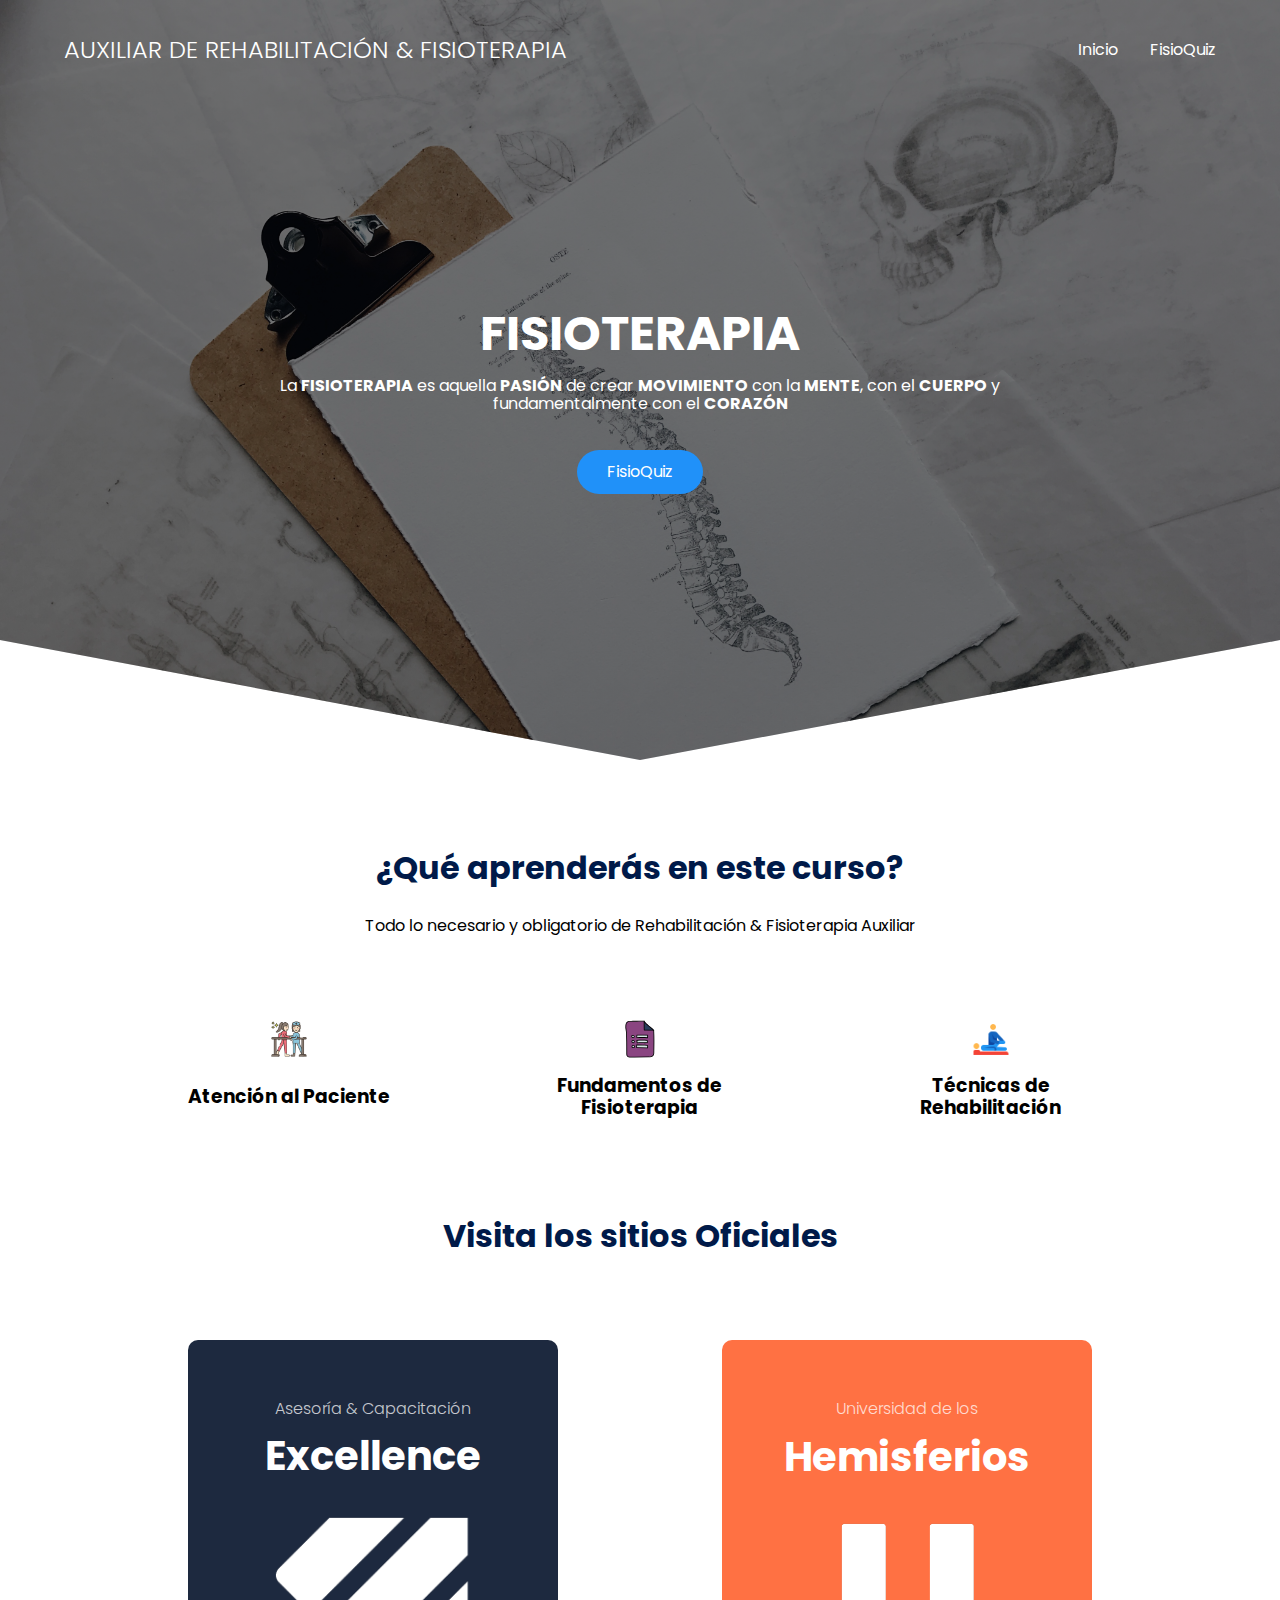
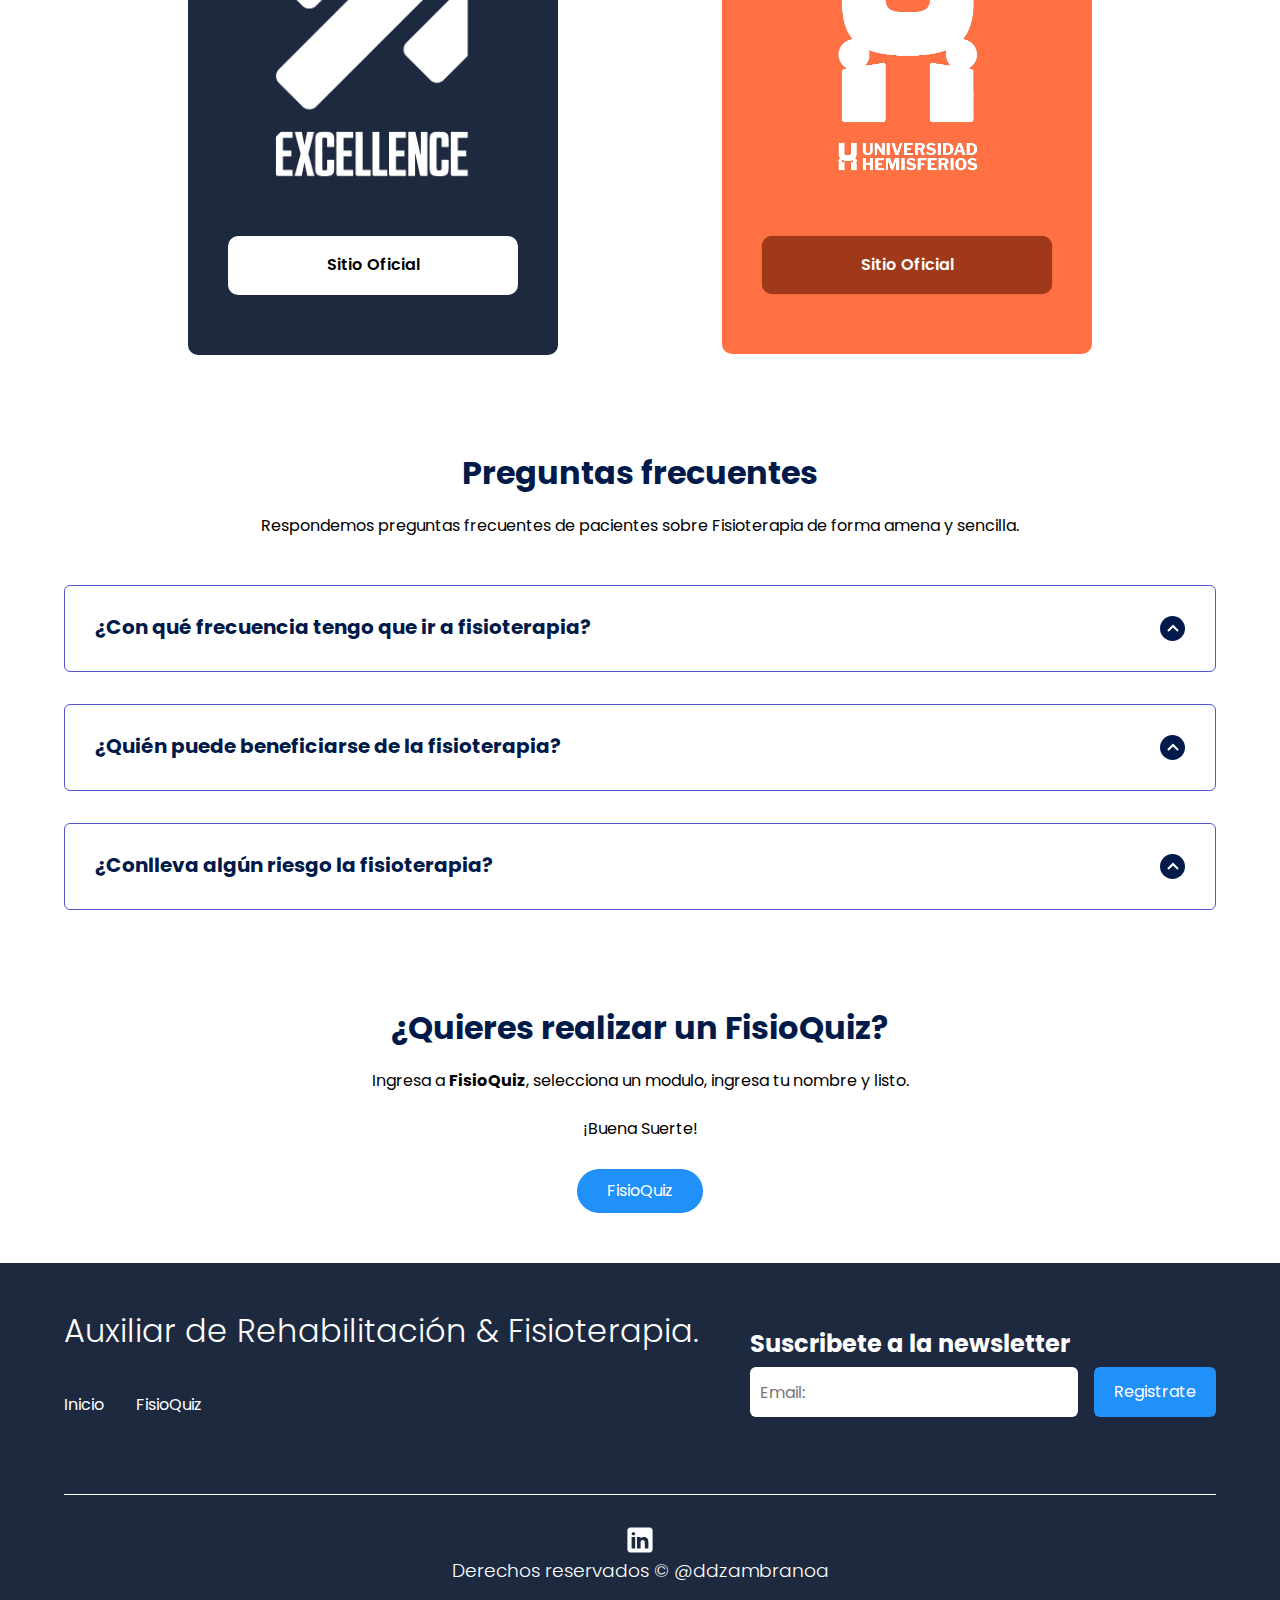
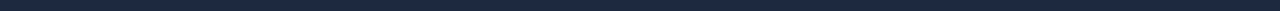
<file: index.html>
<!DOCTYPE html>
<html lang="es">

<head>
    <meta charset="UTF-8">
    <meta http-equiv="X-UA-Compatible" content="IE=edge">
    <meta name="viewport" content="width=device-width, initial-scale=1.0">
    <title>Fisioterapia</title>
    <link rel="shortcut icon" href="./images/Physioicon.png" type="image/x-icon">
    <link rel="stylesheet" href="./css/normalize.css">
    <link rel="stylesheet" href="./css/estilo.css">
    <meta name="theme-color" content="#2091F9">
    <meta name="title" content="Fisioterapia">
    <meta name="description"
        content="La FISIOTERAPIA es aquella PASIÓN de crear MOVIMIENTO con la MENTE con el CUERPO y fundamentalmente con el CORAZÓN.">
    <meta name="robots" content="index">
</head>

<body>
    <header class="hero">
        <nav class="nav container">
            <div class="nav__logo">
                <h2 class="nav__title">AUXILIAR DE REHABILITACIÓN & FISIOTERAPIA</h2>
            </div>
            <ul class="nav__link nav__link--menu">
                <li class="nav__items">
                    <a href="./index.html" class="nav__links">Inicio</a>
                </li>
                <li class="nav__items">
                    <a href="./FisioQuiz.html" class="nav__links">FisioQuiz</a>
                </li>
                
                  <img src="./images/close.svg" class="nav__close" alt="Cerrar">
                
            </ul>
            <div class="nav__menu">
                <img src="./images/menu.svg" class="nav__img" alt="Menú">
            </div>
        </nav>
        <section class="hero__container container">
            <h1 class="hero__title">FISIOTERAPIA</h1>
            <p class="hero__paragraph">La <b>FISIOTERAPIA</b> es aquella <b>PASIÓN</b> de crear <b>MOVIMIENTO</b> con la
                <b>MENTE</b>, con el <b>CUERPO</b> y fundamentalmente con el <b>CORAZÓN</b>
            </p>
            <a href="./FisioQuiz.html" class="cta">FisioQuiz</a>
        </section>

    </header>
    <main>
        <section class="container about">
            <h2 class="subtitle">¿Qué aprenderás en este curso?</h2>
            <p class="about__paragraph">Todo lo necesario y obligatorio de Rehabilitación & Fisioterapia Auxiliar</p>

            <div class="about__main">
                <article class="about__icons">
                    <img src="./images/atencion.png" class="about__icon" alt="Atención">
                    <h3 class="about__title">Atención al Paciente</h3>

                </article>

                <article class="about__icons">
                    <img src="./images/norms.svg" class="about__icon" alt="Fundamentos">
                    <h3 class="about__title">Fundamentos de Fisioterapia</h3>
                </article>

                <article class="about__icons">
                    <img src="./images/Tecnicas.png" class="about__icon" alt="Técnicas">
                    <h3 class="about__title">Técnicas de Rehabilitación</h3>

                </article>
            </div>
        </section>

        <section class="price container">
            <h2 class="subtitle">Visita los sitios Oficiales</h2>

            <div class="price__table">
                <div class="price__element price__element--best2">
                    <p class="price__name">Asesoría & Capacitación</p>
                    <h3 class="price__price">Excellence</h3>

                    <div class="price__items">
                        <a><img src="./images/EXCELLENCE.png" width="200" alt="Excellence"></a>
                    </div>

                    <a href="https://educacioncontinua.uhemisferios.edu.ec/aliados/excellence/" target="_blank"
                        class="price__cta">Sitio Oficial</a>
                </div>

                <div class="price__element price__element--best">
                    <p class="price__name">Universidad de los</p>
                    <h3 class="price__price">Hemisferios</h3>

                    <div class="price__items">
                        <a><img src="./images/Logo-Hemisferios.png" width="152"
                                alt="Universidad de los Hemisferios"></a>
                    </div>

                    <a href="https://www.uhemisferios.edu.ec/" target="_blank" class="price__cta">Sitio Oficial</a>
                </div>


            </div>
        </section>

        <section class="questions container">
            <h2 class="subtitle">Preguntas frecuentes</h2>
            <p class="questions__paragraph">Respondemos preguntas frecuentes de pacientes sobre Fisioterapia de forma
                amena y sencilla.</p>

                <section class="questions__container">
                    
                    <article class="questions__padding">
                        <div class="questions__answer">
                            <h3 class="questions__title">¿Con qué frecuencia tengo que ir a fisioterapia?
                                <span class="questions__arrow">
                                    <img src="./images/arrow.svg" class="questions__img" alt="Flecha">
                                </span>
                            </h3>

                            <p class="questions__show">Esta pregunta es una de las más escuchadas por el fisioterapeuta.
                                Y
                                es que, la respuesta es compleja. Como buen profesional, te dirá que depende de la
                                lesión
                                que sufras habrás de ir más o menos a menudo. Es decir, tras una operación, y cuando ya
                                haya
                                bajado la inflamación, puede que necesites una sesión diaria que, seguramente se irá
                                espaciando con el tiempo. Pero si lo que tienes es una lesión muscular, puede que la
                                sesión
                                sea semanal, e incluso quincenal. Será el propio fisioterapeuta quien deba decirte las
                                necesidades que tiene tu problema.</p>
                        </div>
                    </article>

                    <article class="questions__padding">
                        <div class="questions__answer">
                            <h3 class="questions__title">¿Quién puede beneficiarse de la fisioterapia?
                                <span class="questions__arrow">
                                    <img src="./images/arrow.svg" class="questions__img" alt="Flecha">
                                </span>
                            </h3>

                            <p class="questions__show">En general puede beneficiarse todo el mundo: bebés, niños,
                                adultos y
                                ancianos, y en diferentes situaciones fisiológicas como el embarazo o la menopausia. El
                                fisioterapeuta tendrá en cuenta las posibles contraindicaciones o precauciones que haya
                                que
                                tomar en tu caso.</p>
                        </div>
                    </article>

                    <article class="questions__padding">
                        <div class="questions__answer">
                            <h3 class="questions__title">¿Conlleva algún riesgo la fisioterapia?
                                <span class="questions__arrow">
                                    <img src="./images/arrow.svg" class="questions__img" alt="Flecha">
                                </span>
                            </h3>

                            <p class="questions__show">No, siempre y cuando se lleve a cabo por personal cualificado con
                                una
                                formación reglada. Confía siempre en fisioterapeutas experimentados.</p>
                        </div>
                    </article>
                </section>

            <section class="questions__offer">
                <h2 class="subtitle">¿Quieres realizar un FisioQuiz?</h2>
                <p class="questions__copy">Ingresa a <b>FisioQuiz</b>, selecciona un modulo, ingresa tu nombre y listo.
                </p>
                <p class="questions__copy">¡Buena Suerte!</p>
                <a href="./FisioQuiz.html" class="cta">FisioQuiz</a>
            </section>
        </section>
    </main>

    <footer class="footer">
        <section class="footer__container container">
            <nav class="nav nav--footer">
                <h2 class="footer__title">Auxiliar de Rehabilitación & Fisioterapia.</h2>

                <ul class="nav__link nav__link--footer">
                    <li class="nav__items">
                        <a href="./index.html" class="nav__links">Inicio</a>
                    </li>
                    <li class="nav__items">
                        <a href="./FisioQuiz.html" class="nav__links">FisioQuiz</a>
                    </li>
                </ul>
            </nav>

            <form class="footer__form" action="https://formspree.io/f/xvolwkde" method="POST">
                <h2 class="footer__newsletter">Suscribete a la newsletter</h2>
                <div class="footer__inputs">
                    <input type="email" placeholder="Email:" class="footer__input" name="email">
                    <input type="submit" value="Registrate" class="footer__submit">
                </div>
            </form>
        </section>

        <section class="footer__copy container">
            <div class="footer__social">
                <a href="https://www.linkedin.com/in/ddzambranoa/" target="blank" class="footer__icons"><img
                        src="./images/linkedin.svg" class="footer__img" alt="LINKEDIN"></a>
            </div>

            <h3 class="footer__copyright">Derechos reservados &copy; @ddzambranoa</h3>
        </section>
    </footer>

    <script src="./js/questions.js"></script>
    <script src="./js/menu.js"></script>
</body>

</html>
</file>
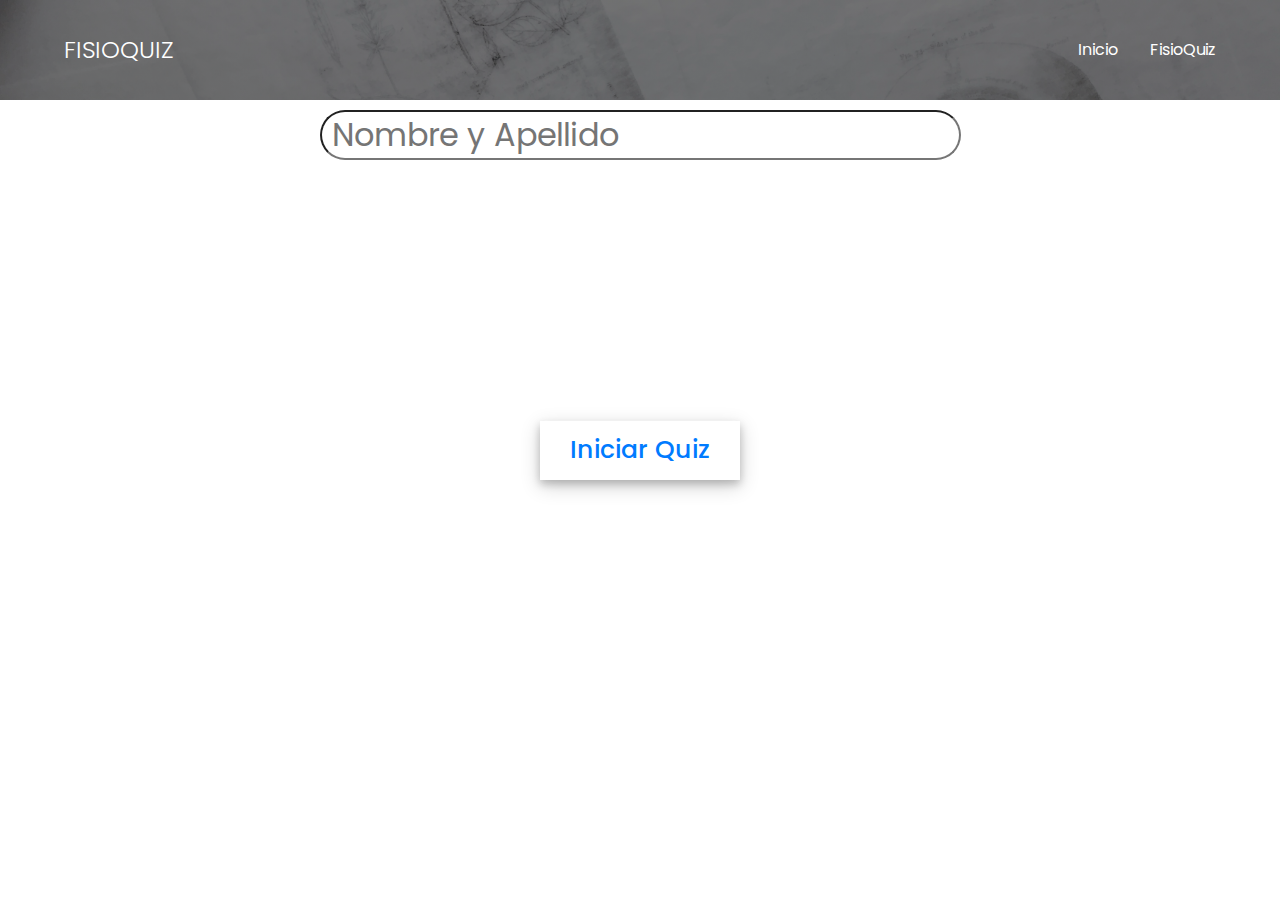
<file: FisioQuiz.html>
<!DOCTYPE html>
<html lang="es">

<head>
    <meta charset="UTF-8">
    <meta http-equiv="X-UA-Compatible" content="IE=edge">
    <meta name="viewport" content="width=device-width, initial-scale=1.0">
    <title>FisioQuiz</title>
    <link rel="shortcut icon" href="./images/Physioicon.png" type="image/x-icon">
    <link rel="stylesheet" href="./css/normalize.css">
    <link rel="stylesheet" href="./css/cssQuiz.css">
    <link rel="stylesheet" href="./css/Game.css">
    <link rel="stylesheet" href="https://cdnjs.cloudflare.com/ajax/libs/font-awesome/5.15.3/css/all.min.css" />

    <meta name="theme-color" content="#2091F9">
    <meta name="title" content="Fisioterapia">
    <meta name="description"
        content="La FISIOTERAPIA es aquella PASIÓN de crear MOVIMIENTO con la MENTE con el CUERPO y fundamentalmente con el CORAZÓN.">
    <meta name="robots" content="index">
</head>

<body>
    <header class="hero">
        <nav class="nav container">
            <div class="nav__logo">
                <h2 class="nav__title">FISIOQUIZ</h2>
            </div>
            <ul class="nav__link nav__link--menu">
                <li class="nav__items">
                    <a href="./index.html" class="nav__links">Inicio</a>
                </li>
                <li class="nav__items">
                    <a href="./FisioQuiz.html" class="nav__links">FisioQuiz</a>
                </li>
                <img src="./images/close.svg" class="nav__close" alt="Cerrar">
            </ul>
            <div class="nav__menu">
                <img src="./images/menu.svg" class="nav__img" alt="Menú">
            </div>
        </nav>

    </header>
    <main>
        <section class="container about">

            <input class="input name" type="text" placeholder="Nombre y Apellido">
            <div class="start_btn">
                <button>Iniciar Quiz</button>
            </div>
            <div class="info_box">
                <div class="info-title"><span>Reglamento</span></div>
                <div class="info-list">
                    <div class="info">1. Tendrás <span>15 segundos</span> por cada pregunta.</div>
                    <div class="info">2. Una vez que seleccione su respuesta, no se puede deshacer.</div>
                    <div class="info">3. No puede seleccionar ninguna opción una vez que se acaba el tiempo.</div>
                    <div class="info">4. No puedes salir del Quiz mientras estás jugando.</div>
                    <div class="info">5. Obtendrá puntos en función de sus respuestas correctas.</div>
                </div>
                <div class="buttons">
                    <button class="quit">Salir</button>
                    <button class="restart">Continuar</button>
                </div>
            </div>

            <!-- Quiz Box -->
            <div class="quiz_box">
                <header>
                    <div class="title">FisioQuiz</div>
                    <div class="timer">
                        <div class="time_left_txt"></div>
                        <div class="timer_sec">15</div>
                    </div>
                    <div class="time_line"></div>
                </header>
                <section>
                    <div class="que_text">
                    </div>
                    <div class="option_list">
                    </div>
                </section>

                <!-- footer of Quiz Box -->
                <footer>
                    <div class="total_que">
                        <!-- Here I've inserted Question Count Number from JavaScript -->
                    </div>
                    <button class="next_btn">Continuar</button>
                </footer>
            </div>

            <!-- Result Box -->
            <div class="result_box">
                <div class="icon">
                    <i class="fas fa-crown"></i>
                </div>
                <div class="complete_text">Quiz Completado!</div>
                <div class="score_text">
                    <!-- Here I've inserted Score Result from JavaScript -->
                </div>
                <div class="buttons">
                    <form action="https://formspree.io/f/myyondpe" method="POST">
                        <label>
                            <input type="hidden" name="Calificación" id="Calificación" value="">
                            <input type="hidden" name="Nombre" id="Nombre" value="">
                        </label>
                        <button type="submit" class="quit">Salir y Enviar</button>
                    </form>
                    <button class="restart">Repetir</button>

                </div>
            </div>

            <!-- Inside this JavaScript file I've inserted Questions and Options only -->
            <script src="jsGame/questions.js"></script>

            <!-- Inside this JavaScript file I've coded all Quiz Codes -->
            <script src="jsGame/script.js"></script>
        </section>

        <script src="./js/menu.js"></script>


    </main>

    </form>
</body>

</html>
</file>
<file: css/estilo.css>
@import url('https://fonts.googleapis.com/css2?family=Poppins:wght@300;400;600;700&display=swap');

:root {
    --padding-container: 50px 0;
    --color-title: #001A49;
}

body {
    font-family: 'Poppins', sans-serif;
}

.container {
    width: 90%;
    max-width: 1200px;
    margin: 0 auto;
    overflow: hidden;
    padding: var(--padding-container);
}

.hero {
    width: 100%;
    height: 100vh;
    min-height: 600px;
    max-height: 800px;
    position: relative;
    display: grid;
    grid-template-rows: 100px 1fr;
    color: #fff;
}

.hero::before {
    content: "";
    position: absolute;
    top: 0;
    left: 0;
    width: 100%;
    height: 100%;
    background-image: linear-gradient(180deg, #0000008c 0%, #0000008c 100%), url('../images/medic.jpg');
    background-size: cover;
    clip-path: polygon(0 0, 100% 0, 100% 80%, 50% 95%, 0 80%);
    z-index: -1;
}


/* Nav */

.nav {
    --padding-container: 0;
    height: 100%;
    display: flex;
    align-items: center;
}

.nav__title {
    font-weight: 300;
}

.nav__link {
    margin-left: auto;
    padding: 0;
    display: grid;
    grid-auto-flow: column;
    grid-auto-columns: max-content;
    gap: 2em;
}

.nav__items {
    list-style: none;
}

.nav__links {
    color: #fff;
    text-decoration: none;
}

.nav__menu {
    margin-left: auto;
    cursor: pointer;
    display: none;
}

.nav__img {
    display: block;
    width: 30px;
}


.nav__close {
    display: var(--show, none);
}


/* Hero container */

.hero__container {
    max-width: 800px;
    --padding-container: 0;
    display: grid;
    grid-auto-rows: max-content;
    align-content: center;
    gap: 1em;
    padding-bottom: 100px;
    text-align: center;
}

.hero__title {
    font-size: 3rem;
}

.hero__paragraph {
    margin-bottom: 20px;
}

.cta {
    display: inline-block;
    background-color: #2091F9;
    justify-self: center;
    color: #fff;
    text-decoration: none;
    padding: 13px 30px;
    border-radius: 32px;
}

/* About */

.about {
    text-align: center;
}

.subtitle {
    color: var(--color-title);
    font-size: 2rem;
    margin-bottom: 25px;
}


.about__paragraph {
    line-height: 1.7;
}

.about__main {
    padding-top: 80px;
    display: grid;
    width: 90%;
    margin: 0 auto;
    gap: 1em;
    overflow: hidden;
    grid-template-columns: repeat(auto-fit, minmax(260px, auto));
}


.about__icons {
    display: grid;
    gap: 1em;
    justify-items: center;
    width: 260px;
    overflow: hidden;
    margin: 0 auto;
}

.about__icon {
    width: 40px;
}

/* Knowledge */

.knowledge {
    background-color: #e5e5f7;
    background-image: radial-gradient(#444cf7 0.5px, transparent 0.5px), radial-gradient(#444cf7 0.5px, #e5e5f7 0.5px);
    background-size: 20px 20px;
    background-position: 0 0, 10px 10px;
    overflow: hidden;
}

.knowledge__container {
    display: grid;
    grid-template-columns: 1fr 1fr;
    gap: 1em;
    align-items: center;
}

.knowledge__picture {
    max-width: 500px;
}

.knowledge__paragraph {
    line-height: 1.7;
    margin-bottom: 15px;
}

.knowledge__img {
    width: 100%;
    display: block;
}

/* price */

.price {
    text-align: center;
}

.price__table {
    padding-top: 60px;
    display: flex;
    flex-wrap: wrap;
    gap: 2.5em;
    justify-content: space-evenly;
    align-items: center;
}

.price__element {
    background-color: #e5e5f7;
    text-align: center;
    border-radius: 10px;
    width: 330px;
    padding: 40px;
    --color-plan: #696871;
    --color-price: #1D293F;
    --bg-cta: #fff;
    --color-cta: #5454D4;
    --color-items: #696871;
}

.price__element--best {
    width: 370px;
    padding: 60px 40px;
    background-color: #FF7143;
    --color-plan: rgb(255 255 255 / 75%);
    --color-price: #fff;
    --bg-cta: #9F3919;
    --color-cta: #FFF;
    --color-items: #fff;
}

.price__element--best2 {
    width: 370px;
    padding: 60px 40px;
    background-color: #1D293F;
    --color-plan: rgb(255 255 255 / 75%);
    --color-price: #fff;
    --bg-cta: #FFF;
    --color-cta: rgb(0, 0, 0);
    --color-items: #fff;
}

.price__name {
    color: var(--color-plan);
    margin-bottom: 15px;
    font-weight: 300;
}

.price__price {
    font-size: 2.5rem;
    color: var(--color-price);
}

.price__items {
    margin-top: 35px;
    display: grid;
    gap: 1em;
    font-weight: 300;
    font-size: 1.2rem;
    margin-bottom: 50px;
    color: var(--color-items);
}

.price__cta {
    display: block;
    padding: 20px 0;
    border-radius: 10px;
    text-decoration: none;
    background-color: var(--bg-cta);
    font-weight: 600;
    color: var(--color-cta);
    box-shadow: 0 0 1px rgba(0, 0, 0, .5);
}

/* Testimony */

.testimony {
    background-color: #e5e5f7;
}

.testimony__container {
    display: grid;
    grid-template-columns: 50px 1fr 50px;
    gap: 1em;
    align-items: center;
}

.testimony__body {
    display: grid;
    grid-template-columns: 1fr max-content;
    justify-content: space-between;
    align-items: center;
    gap: 2em;
    grid-column: 2/3;
    grid-row: 1/2;
    opacity: 0;
    pointer-events: none;
}


.testimony__body--show {
    pointer-events: unset;
    opacity: 1;
    transition: opacity 1.5s ease-in-out;
}

.testimony__img {
    width: 250px;
    height: 250px;
    border-radius: 50%;
    object-fit: cover;
    object-position: 50% 30%;
}

.testimony__texts {
    max-width: 700px;
}

.testimony__course {
    background-color: royalblue;
    color: #fff;
    display: inline-block;
    padding: 5px;
}

.testimony__arrow {
    width: 90%;
    cursor: pointer;
}

/* Questions */

.questions {
    text-align: center;
}

.questions__container {
    display: grid;
    gap: 2em;
    padding-top: 50px;
    padding-bottom: 100px;
}

.questions__padding {
    padding: 0;
    transition: padding .3s;
    border: 1px solid #5454D4;
    border-radius: 6px;
}

.questions__padding--add {
    padding-bottom: 30px;
}

.questions__answer {
    padding: 0 30px 0;
    overflow: hidden;
}

.questions__title {
    text-align: left;
    display: flex;
    font-size: 20px;
    padding: 30px 0 30px;
    cursor: pointer;
    color: var(--color-title);
    justify-content: space-between;
}

.questions__arrow {
    border-radius: 50%;
    background-color: var(--color-title);
    width: 25px;
    height: 25px;
    display: flex;
    justify-content: center;
    align-items: center;
    align-self: flex-end;
    margin-left: 10px;
    transition: transform .3s;
}

.questions__arrow--rotate {
    transform: rotate(180deg);
}
.questions__show {
    text-align: left;
    height: 0;
    transition: height .3s;
}
.questions__img {
    display: block;
}
.questions__copy {
    width: 60%;
    margin: 0 auto;
    margin-bottom: 30px;
}

/* Footer */
.footer {
    background-color: #1D293F;
}
.footer__title {
    font-weight: 300;
    font-size: 2rem;
    margin-bottom: 30px;
}
.footer__title,
.footer__newsletter {
    color: #fff;
}
.footer__container {
    display: flex;
    justify-content: space-between;
    align-items: center;
    border-bottom: 1px solid #fff;
    padding-bottom: 60px;
}
.nav--footer {
    padding-bottom: 20px;
    display: grid;
    gap: 1em;
    grid-auto-flow: row;
    height: 100%;
}
.nav__link--footer {
    display: flex;
    margin: 0;
    margin-right: 20px;
    flex-wrap: wrap;
}
.footer__inputs {
    margin-top: 10px;
    display: flex;
    overflow: hidden;
}
.footer__input {
    background-color: #fff;
    height: 50px;
    display: block;
    padding-left: 10px;
    border-radius: 6px;
    font-size: 1rem;
    outline: none;
    border: none;
    margin-right: 16px;
}
.footer__submit {
    margin-left: auto;
    display: inline-block;
    height: 50px;
    padding: 0 20px;
    background-color: #2091F9;
    border: none;
    font-size: 1rem;
    color: #fff;
    border-radius: 6px;
    cursor: pointer;
}
.footer__copy {
    --padding-container: 30px 0;
    text-align: center;
    color: #fff;
}
.footer__copyright {
    font-weight: 300;
}
.footer__icons {
    margin-bottom: 10px;
}
.footer__img {
    width: 30px;
}

/* Media queries */
@media (max-width:800px) {
    .nav__menu {
        display: block;
    }
    .nav__link--menu {
        position: fixed;
        background-color: rgb(231, 86, 86);
        top: 0;
        left: 0;
        height: 100%;
        width: 100%;
        display: flex;
        flex-direction: column;
        justify-content: space-evenly;
        align-items: center;
        z-index: 100;
        opacity: 0;
        pointer-events: none;
        transition: .7s opacity;
    }
    .nav__link--show {
        --show: block;
        opacity: 1;
        pointer-events: unset;
    }
    .nav__close {
        position: absolute;
        top: 30px;
        right: 30px;
        width: 30px;
        cursor: pointer;
    }
    .hero__title {
        font-size: 2.5rem;
    }
    .about__main {
        gap: 2em;
    }
    .about__icons:last-of-type {
        grid-column: 1/-1;
    }
    .knowledge__container {
        grid-template-columns: 1fr;
        grid-template-rows: max-content 1fr;
        gap: 3em;
        text-align: center;
    }
    .knowledge__picture {
        grid-row: 1/2;
        justify-self: center;
    }
    .testimony__container {
        grid-template-columns: 30px 1fr 30px;
    }
    .testimony__body {
        grid-template-columns: 1fr;
        grid-template-rows: max-content max-content;
        gap: 3em;
        justify-items: center;
    }
    .testimony__img {
        width: 200px;
        height: 200px;

    }
    .questions__copy {
        width: 100%;
    }
    .footer__container {
        flex-wrap: wrap;
    }
    .nav--footer {
        width: 100%;
        justify-items: center;
    }
    .nav__link--footer {
        width: 100%;
        justify-content: space-evenly;
        margin: 0;
    }
    .footer__form {
        width: 100%;
        justify-content: space-evenly;
    }
    .footer__input {
        flex: 1;
    }
}

@media (max-width:600px) {
    .hero__title {
        font-size: 2rem;
    }
    .hero__paragraph {
        font-size: 1rem;
    }
    .subtitle {
        font-size: 1.8rem;
    }
    .price__element {
        width: 90%;
    }
    .price__element--best {
        width: 90%;
        /* padding: 40px; */
    }
    .price__price {
        font-size: 2rem;
    }
    .testimony {
        --padding-container: 60px 0;
    }
    .testimony__container {
        grid-template-columns: 28px 1fr 28px;
        gap: .9em;
    }
    .testimony__arrow {
        width: 100%;
    }
    .testimony__course {
        margin-top: 15px;
    }
    .questions__title {
        font-size: 1rem;
    }
    .footer__title {
        justify-self: start;
        margin-bottom: 15px;
    }
    .nav--footer {
        padding-bottom: 60px;
    }
    .nav__link--footer {
        justify-content: space-between;
    }
    .footer__inputs {
        flex-wrap: wrap;
    }
    .footer__input {
        flex-basis: 100%;
        margin: 0;
        margin-bottom: 16px;
    }
    .footer__submit {
        margin-right: auto;
        margin-left: 0;
    }
}
</file>
<file: css/cssQuiz.css>
@import url('https://fonts.googleapis.com/css2?family=Poppins:wght@300;400;600;700&display=swap');
*{
    margin: 0;
    padding: 0;
    box-sizing: border-box;
    font-family: 'Poppins', sans-serif;
}

:root {
    --padding-container: 10px 0;
    --color-title: #001A49;
}

body {
    font-family: 'Poppins', sans-serif;

}

.container {
    width: 90%;
    max-width: 1200px;
    margin: 0 auto;
    overflow: hidden;
    padding: var(--padding-container);
}

.hero {
    width: 100%;
    height: 100hv;
    min-width: 600;
    max-height: 800px;
    position: relative;
    display: grid;
    grid-template-rows: 100px 1fr;
    color: #fff;
}

.hero::before {
    content: "";
    position: absolute;
    top: 0;
    left: 0;
    width: 100%;
    height: 100%;
    background-image: linear-gradient(180deg, #0000008c 0%, #0000008c 100%), url('../images/medic.jpg');
    background-size: cover;
    clip-path: polygon(0 0, 100% 0, 100% 100%, 0% 100%, 0 80%);
    z-index: -1;
} 


/* Nav */

.nav {
    --padding-container: 0;
    height: 100%;
    display: flex;
    align-items: center;
    
}

.nav__title {
    font-weight: 300;
}

.nav__link {
    margin-left: auto;
    padding: 0;
    display: grid;
    grid-auto-flow: column;
    grid-auto-columns: max-content;
    gap: 2em;
}

.nav__items {
    list-style: none;
}

.nav__links {
    color: #fff;
    text-decoration: none;
}

.nav__menu {
    margin-left: auto;
    cursor: pointer;
    display: none;
}

.nav__img {
    display: block;
    width: 30px;
}


.nav__close {
    display: var(--show, none);
}


/* Hero container */

.hero__container {
    max-width: 800px;
    --padding-container: 0;
    display: grid;
    grid-auto-rows: max-content;
    align-content: center;
    gap: 1em;
    padding-bottom: 100px;
    text-align: center;
}

.hero__title {
    font-size: 3rem;
}

.hero__paragraph {
    margin-bottom: 20px;
}


/* About */

.about {
    text-align: center;
}

.subtitle {
    color: var(--color-title);
    font-size: 2rem;
    margin-bottom: 25px;
}


.about__paragraph {
    line-height: 1.7;
}

.about__main {
    padding-top: 80px;
    display: grid;
    width: 90%;
    margin: 0 auto;
    gap: 1em;
    overflow: hidden;
    grid-template-columns: repeat(auto-fit, minmax(260px, auto));
}


.about__icons {
    display: grid;
    gap: 1em;
    justify-items: center;
    width: 260px;
    overflow: hidden;
    margin: 0 auto;
}

.about__icon {
    width: 40px;
}


/* Media queries */
@media (max-width:800px) {
    .nav__menu {
        display: block;
    }
    .nav__link--menu {
        position: fixed;
        background-color: rgb(231, 86, 86);
        top: 0;
        left: 0;
        height: 100%;
        width: 100%;
        display: flex;
        flex-direction: column;
        justify-content: space-evenly;
        align-items: center;
        z-index: 100;
        opacity: 0;
        pointer-events: none;
        transition: .7s opacity;
    }
    .nav__link--show {
        --show: block;
        opacity: 1;
        pointer-events: unset;
    }
    .nav__close {
        position: absolute;
        top: 30px;
        right: 30px;
        width: 30px;
        cursor: pointer;
    }
    .hero__title {
        font-size: 2.5rem;
    }
    .about__main {
        gap: 2em;
    }
    .about__icons:last-of-type {
        grid-column: 1/-1;
    }  
}

@media (max-width:600px) {
    .hero__title {
        font-size: 2rem;
    }
    .hero__paragraph {
        font-size: 1rem;
    }
    .subtitle {
        font-size: 1.8rem;
    }

}
</file>
<file: css/Game.css>
/* importing google fonts */
@import url('https://fonts.googleapis.com/css2?family=Poppins:wght@200;300;400;500;600;700&display=swap');
*{
    margin: 0;
    padding: 0;
    box-sizing: border-box;
    font-family: 'Poppins', sans-serif;
}

body{
    background: #fff;
}

::selection{
    color: #fff;
    background: #007bff;
}
.name {
    background-color: #fff;
    height: 50px;
    padding: 10px;
    border-radius: 100px; 
    font-size: 2rem;
    border: 2%;
}

.start_btn,
.info_box,
.quiz_box,
.result_box{
    position: absolute;
    top: 50%;
    left: 50%;
    transform: translate(-50%, -50%);
    box-shadow: 0 4px 8px 0 rgba(0, 0, 0, 0.2), 
                0 6px 20px 0 rgba(0, 0, 0, 0.19);
}

.info_box.activeInfo,
.quiz_box.activeQuiz,
.result_box.activeResult{
    opacity: 1;
    z-index: 5;
    pointer-events: auto;
    transform: translate(-50%, -50%) scale(1);
}

.start_btn button{
    font-size: 25px;
    font-weight: 500;
    color: #007bff;
    padding: 15px 30px;
    outline: none;
    border: none;
    border-radius: 5px;
    background: #fff;
    cursor: pointer;
}

.info_box{
    width: 540px;
    background: #fff;
    border-radius: 5px;
    transform: translate(-50%, -50%) scale(0.9);
    opacity: 0;
    pointer-events: none;
    transition: all 0.3s ease;
}

.info_box .info-title{
    height: 60px;
    width: 100%;
    border-bottom: 1px solid lightgrey;
    display: flex;
    align-items: center;
    padding: 0 30px;
    border-radius: 5px 5px 0 0;
    font-size: 20px;
    font-weight: 600;
}

.info_box .info-list{
    padding: 15px 30px;
}

.info_box .info-list .info{
    margin: 5px 0;
    font-size: 17px;
}

.info_box .info-list .info span{
    font-weight: 600;
    color: #007bff;
}
.info_box .buttons{
    height: 60px;
    display: flex;
    align-items: center;
    justify-content: flex-end;
    padding: 0 30px;
    border-top: 1px solid lightgrey;
}

.info_box .buttons button{
    margin: 0 5px;
    height: 40px;
    width: 100px;
    font-size: 16px;
    font-weight: 500;
    cursor: pointer;
    border: none;
    outline: none;
    border-radius: 5px;
    border: 1px solid #007bff;
    transition: all 0.3s ease;
}

.quiz_box{
    width: 550px;
    background: #fff;
    border-radius: 5px;
    transform: translate(-50%, -50%) scale(0.9);
    opacity: 0;
    pointer-events: none;
    transition: all 0.3s ease;
}

.quiz_box header{
    position: relative;
    z-index: 2;
    height: 70px;
    padding: 0 30px;
    background: #fff;
    border-radius: 5px 5px 0 0;
    display: flex;
    align-items: center;
    justify-content: space-between;
    box-shadow: 0px 3px 5px 1px rgba(0,0,0,0.1);
}

.quiz_box header .title{
    font-size: 20px;
    font-weight: 600;
}

.quiz_box header .timer{
    color: #004085;
    background: #cce5ff;
    border: 1px solid #b8daff;
    height: 45px;
    padding: 0 8px;
    border-radius: 5px;
    display: flex;
    align-items: center;
    justify-content: space-between;
    width: 145px;
}

.quiz_box header .timer .time_left_txt{
    font-weight: 400;
    font-size: 17px;
    user-select: none;
}

.quiz_box header .timer .timer_sec{
    font-size: 18px;
    font-weight: 500;
    height: 30px;
    width: 45px;
    color: #fff;
    border-radius: 5px;
    line-height: 30px;
    text-align: center;
    background: #343a40;
    border: 1px solid #343a40;
    user-select: none;
}

.quiz_box header .time_line{
    position: absolute;
    bottom: 0px;
    left: 0px;
    height: 3px;
    background: #007bff;
}

section{
    padding: 25px 30px 20px 30px;
    background: #fff;
}

section .que_text{
    font-size: 25px;
    font-weight: 600;
}

section .option_list{
    padding: 20px 0px;
    display: block;   
}

section .option_list .option{
    background: aliceblue;
    border: 1px solid #84c5fe;
    border-radius: 5px;
    padding: 8px 15px;
    font-size: 17px;
    margin-bottom: 15px;
    cursor: pointer;
    transition: all 0.3s ease;
    display: flex;
    align-items: center;
    justify-content: space-between;
}

section .option_list .option:last-child{
    margin-bottom: 0px;
}

section .option_list .option:hover{
    color: #004085;
    background: #cce5ff;
    border: 1px solid #b8daff;
}

section .option_list .option.correct{
    color: #155724;
    background: #d4edda;
    border: 1px solid #c3e6cb;
}

section .option_list .option.incorrect{
    color: #721c24;
    background: #f8d7da;
    border: 1px solid #f5c6cb;
}

section .option_list .option.disabled{
    pointer-events: none;
}

section .option_list .option .icon{
    height: 26px;
    width: 26px;
    border: 2px solid transparent;
    border-radius: 50%;
    text-align: center;
    font-size: 13px;
    pointer-events: none;
    transition: all 0.3s ease;
    line-height: 24px;
}
.option_list .option .icon.tick{
    color: #23903c;
    border-color: #23903c;
    background: #d4edda;
}

.option_list .option .icon.cross{
    color: #a42834;
    background: #f8d7da;
    border-color: #a42834;
}

footer{
    height: 60px;
    padding: 0 30px;
    display: flex;
    align-items: center;
    justify-content: space-between;
    border-top: 1px solid lightgrey;
}

footer .total_que span{
    display: flex;
    user-select: none;
}

footer .total_que span p{
    font-weight: 500;
    padding: 0 5px;
}

footer .total_que span p:first-child{
    padding-left: 0px;
}

footer button{
    height: 40px;
    padding: 0 13px;
    font-size: 18px;
    font-weight: 400;
    cursor: pointer;
    border: none;
    outline: none;
    color: #fff;
    border-radius: 5px;
    background: #007bff;
    border: 1px solid #007bff;
    line-height: 10px;
    opacity: 0;
    pointer-events: none;
    transform: scale(0.95);
    transition: all 0.3s ease;
}

footer button:hover{
    background: #0263ca;
}

footer button.show{
    opacity: 1;
    pointer-events: auto;
    transform: scale(1);
}

.result_box{
    background: #fff;
    border-radius: 5px;
    display: flex;
    padding: 25px 30px;
    width: 450px;
    align-items: center;
    flex-direction: column;
    justify-content: center;
    transform: translate(-50%, -50%) scale(0.9);
    opacity: 0;
    pointer-events: none;
    transition: all 0.3s ease;
}

.result_box .icon{
    font-size: 100px;
    color: #007bff;
    margin-bottom: 10px;
}

.result_box .complete_text{
    font-size: 20px;
    font-weight: 500;
}

.result_box .score_text span{
    display: flex;
    margin: 10px 0;
    font-size: 18px;
    font-weight: 500;
}

.result_box .score_text span p{
    padding: 0 4px;
    font-weight: 600;
}

.result_box .buttons{
    display: flex;
    margin: 20px 0;
}

.result_box .buttons button{
    margin: 0 10px;
    height: 45px;
    padding: 0 20px;
    font-size: 18px;
    font-weight: 500;
    cursor: pointer;
    border: none;
    outline: none;
    border-radius: 5px;
    border: 1px solid #007bff;
    transition: all 0.3s ease;
}

.buttons button.restart{
    color: #fff;
    background: #007bff;
}

.buttons button.restart:hover{
    background: #0263ca;
}

.buttons button.quit{
    color: #007bff;
    background: #fff;
}

.buttons button.quit:hover{
    color: #fff;
    background: #007bff;
}

/* Media queries */
@media (max-width:800px) {

    .quiz_box{
        width: 240px;
    }
    
    .quiz_box header .title{
        font-size: 1rem;
    }
    
    .quiz_box header .timer{
        height: 30px;
        width: 50px;
    }
    
    .quiz_box header .timer .time_left_txt{
        font-size: 1rem;
    }
    
    .quiz_box header .timer .timer_sec{
        font-size: 1rem;

    }
    .quiz_box header .time_line{
    position: absolute;
    bottom: 0px;
    left: 0px;
    height: 0px;
    }
    
    section .que_text{
        font-size: 13px;
        text-align: justify;

    }

    section .option_list .option{
        font-size: 10px;
    }
    .info_box{
        width: 245px;
    }
    .result_box{
        padding: 0px 0px;
        width: 240px;
    }
    
    .result_box .score_text span{
        font-size: 13px;
    }

    .result_box .buttons button{
        font-size: 12px;
    }
}

@media (max-width:600px) {
    .hero__title {
        font-size: 2rem;
    }
    .hero__paragraph {
        font-size: 1rem;
    }
    .subtitle {
        font-size: 1.8rem;
    }

}
</file>
